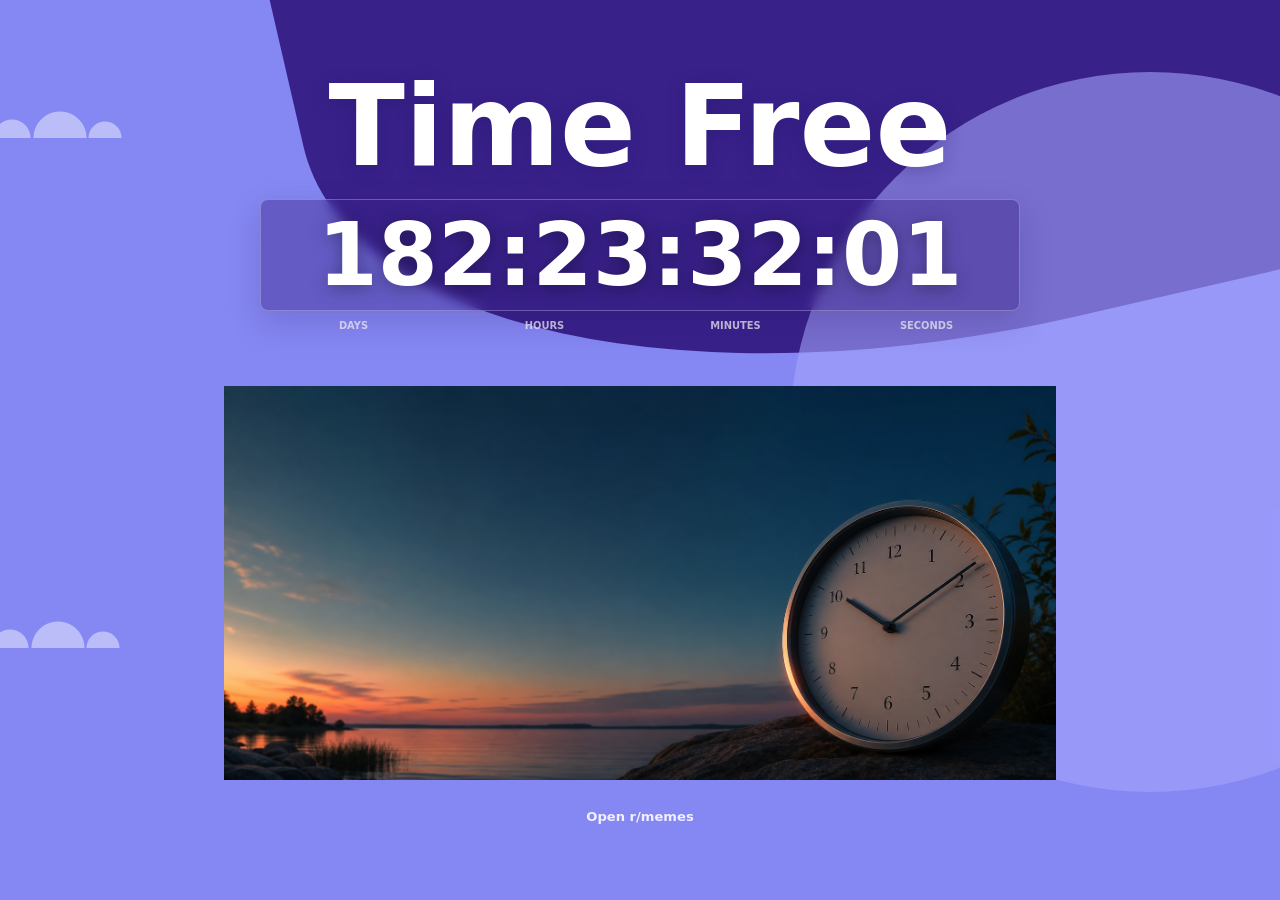
<file: time-free/index.html>
<!doctype html>
<html lang="en">
  <head>
    <meta charset="utf-8">
    <meta name="viewport" content="width=device-width, initial-scale=1">
    <meta name="theme-color" content="#8587f2">
    <meta name="description" content="Time Free counts elapsed time with a fresh meme every refresh.">
    <link rel="manifest" href="manifest.webmanifest">
    <link rel="icon" href="assets/time-free-icon.svg" type="image/svg+xml">
    <link rel="apple-touch-icon" href="assets/time-free-icon.svg">
    <title>Time Free</title>
    <link rel="stylesheet" href="styles.css?v=time-free-memes">
  </head>
  <body>
    <main class="app-shell" aria-labelledby="pageTitle">
      <section class="app-screen">
        <div class="art-panel" aria-hidden="true"></div>

        <section class="hero-panel" aria-label="Elapsed time">
          <h1 id="pageTitle">Time Free</h1>
          <strong id="elapsedTime" class="elapsed-time">00:00:00:00</strong>
          <div class="time-labels" aria-hidden="true">
            <span>Days</span>
            <span>Hours</span>
            <span>Minutes</span>
            <span>Seconds</span>
          </div>

          <div class="meme-image" aria-hidden="true"></div>
          <a id="memeCredit" class="meme-link" href="https://www.reddit.com/r/memes/" target="_blank" rel="noreferrer">
            Open meme
          </a>
        </section>
      </section>
    </main>

    <script src="app.js?v=time-free-memes"></script>
  </body>
</html>
</file>
<file: time-free/styles.css>
:root {
  color-scheme: dark;
  --ink: #ffffff;
  --muted: rgba(255, 255, 255, 0.74);
  --lavender: #8587f2;
  --lavender-soft: #a5a6ff;
  --purple: #39218a;
  --purple-button: #5931a4;
  --panel: rgba(255, 255, 255, 0.13);
  --line: rgba(255, 255, 255, 0.26);
  --shadow: 0 28px 80px rgba(28, 18, 92, 0.34);
  --meme-background: url("assets/estonia-evening-clock.png");
}

* {
  box-sizing: border-box;
}

body {
  min-height: 100vh;
  margin: 0;
  color: var(--ink);
  font-family: "Segoe UI", Inter, system-ui, -apple-system, BlinkMacSystemFont, sans-serif;
  background: var(--lavender);
}

h1,
p {
  margin-top: 0;
}

.app-shell {
  width: 100%;
  min-height: 100vh;
  padding: 0;
}

.app-screen {
  position: relative;
  width: 100%;
  min-height: 100vh;
  display: block;
  overflow: hidden;
  border-radius: 0;
  background: var(--lavender);
}

.app-screen::before {
  position: absolute;
  right: -10%;
  top: -18%;
  width: 86%;
  height: 58%;
  content: "";
  border-radius: 0 0 0 65%;
  background: var(--purple);
  transform: rotate(-13deg);
  transform-origin: center;
}

.app-screen::after {
  position: absolute;
  right: -18%;
  bottom: 12%;
  width: min(72vw, 720px);
  aspect-ratio: 1;
  content: "";
  border-radius: 50%;
  background: rgba(165, 166, 255, 0.58);
}

.art-panel {
  position: absolute;
  inset: 0;
  pointer-events: none;
}

.art-panel::before,
.art-panel::after {
  position: absolute;
  width: clamp(86px, 12vw, 150px);
  height: clamp(28px, 4vw, 48px);
  content: "";
  border-radius: 999px 999px 0 0;
  background:
    radial-gradient(circle at 20% 100%, rgba(255, 255, 255, 0.62) 0 18px, transparent 19px),
    radial-gradient(circle at 52% 100%, rgba(255, 255, 255, 0.62) 0 26px, transparent 27px),
    radial-gradient(circle at 82% 100%, rgba(255, 255, 255, 0.62) 0 16px, transparent 17px);
  opacity: 0.72;
}

.art-panel::before {
  left: -18px;
  top: clamp(58px, 10vh, 120px);
}

.art-panel::after {
  left: -20px;
  bottom: clamp(180px, 28vh, 320px);
}

.hero-panel {
  position: relative;
  z-index: 1;
  align-self: center;
  display: grid;
  justify-items: center;
  width: min(100%, 960px);
  min-height: 100vh;
  align-content: center;
  margin: 0 auto;
  padding: clamp(36px, 6vw, 72px) clamp(22px, 6vw, 64px);
  text-align: center;
}

h1 {
  max-width: none;
  margin-bottom: 22px;
  color: #fff;
  font-size: clamp(3.2rem, 9vw, 7rem);
  line-height: 0.9;
  letter-spacing: 0;
  text-shadow: 0 4px 18px rgba(31, 18, 96, 0.32);
}

.elapsed-time {
  width: min(100%, 760px);
  display: block;
  border: 1px solid var(--line);
  border-radius: 8px;
  padding: 12px 10px;
  background: rgba(55, 33, 135, 0.42);
  box-shadow: 0 12px 32px rgba(31, 18, 96, 0.18);
  color: #fff;
  font-size: clamp(2.2rem, 7vw, 5.4rem);
  line-height: 1;
  font-variant-numeric: tabular-nums;
  text-shadow: 0 3px 18px rgba(0, 0, 0, 0.34);
  backdrop-filter: blur(6px);
}

.time-labels {
  width: min(100%, 760px);
  display: grid;
  grid-template-columns: repeat(4, 1fr);
  gap: 4px;
  margin-top: 9px;
  color: rgba(255, 255, 255, 0.72);
  font-size: 0.62rem;
  font-weight: 800;
  text-transform: uppercase;
}

.meme-image {
  width: min(100%, 860px);
  height: clamp(280px, 48vh, 520px);
  margin-top: clamp(22px, 4vh, 36px);
  background-image: var(--meme-background);
  background-repeat: no-repeat;
  background-size: contain;
  background-position: center;
}

.meme-link {
  max-width: 100%;
  margin-top: 10px;
  overflow: hidden;
  color: rgba(255, 255, 255, 0.88);
  font-size: 0.82rem;
  font-weight: 800;
  text-decoration: underline;
  text-decoration-thickness: 1px;
  text-underline-offset: 4px;
  text-overflow: ellipsis;
  white-space: nowrap;
}

@media (max-width: 620px) {
  .hero-panel {
    justify-items: center;
    min-height: 100vh;
    padding: 68px 22px 28px;
  }

  .app-screen::before {
    right: -28%;
    top: -14%;
    width: 112%;
    height: 52%;
  }

  .app-screen::after {
    right: -36%;
    bottom: 18%;
    width: 92%;
  }

  h1 {
    max-width: 9ch;
    font-size: clamp(2.7rem, 14vw, 4.35rem);
  }

  .meme-image {
    height: 44vh;
    min-height: 280px;
  }
}
</file>
